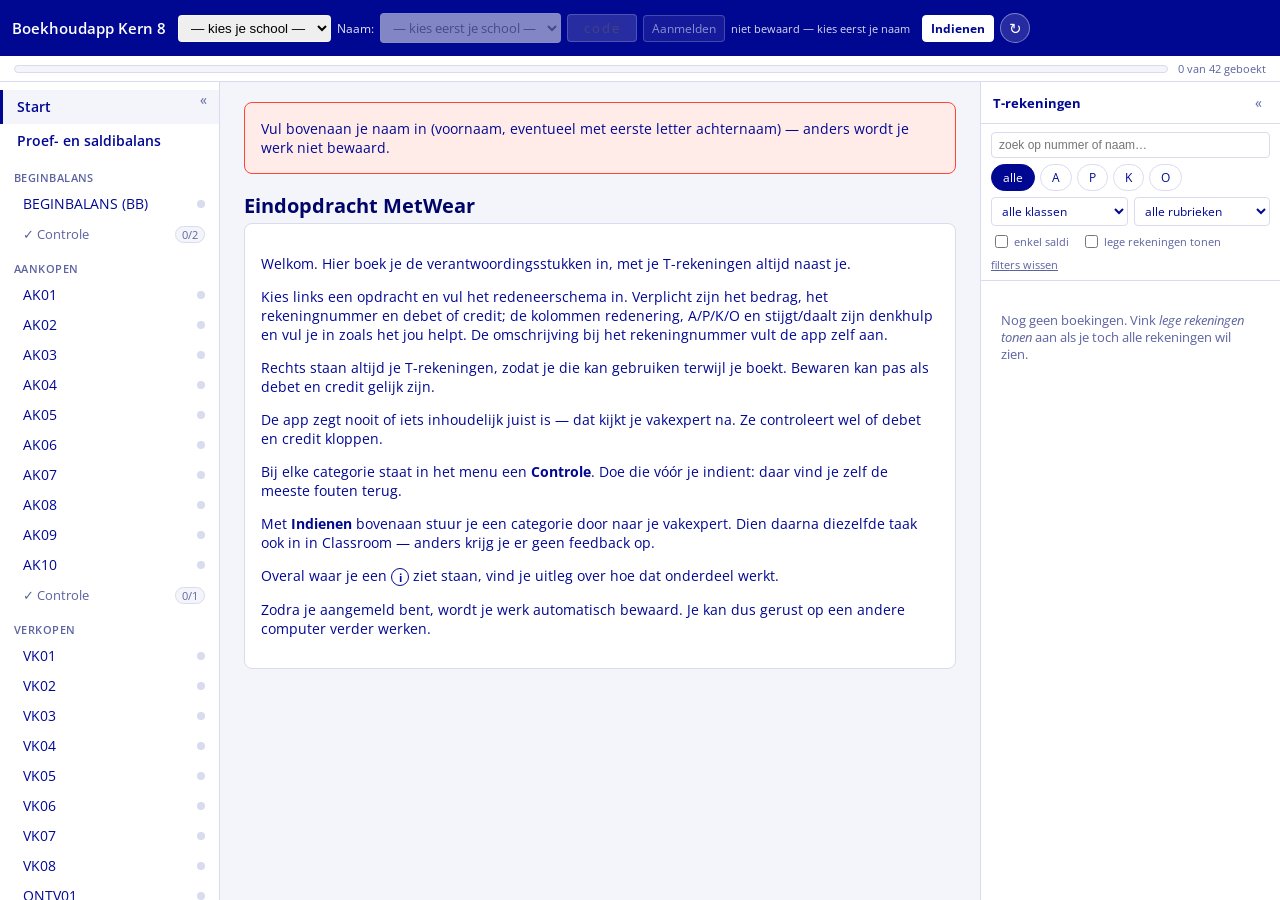
<file: index.html>
<!DOCTYPE html>
<html lang="nl">
<head>
<meta charset="UTF-8">
<meta name="viewport" content="width=device-width, initial-scale=1.0">
<title>Boekhoudapp Kern 8 — De MET</title>
<link rel="preconnect" href="https://fonts.googleapis.com">
<link rel="preconnect" href="https://fonts.gstatic.com" crossorigin>
<link rel="stylesheet" href="https://fonts.googleapis.com/css2?family=Open+Sans:wght@300;400;600;700&display=swap">
<link rel="stylesheet" href="css/style.css?v=20261117a">
</head>
<body>

<header id="topbar">
  <div id="topbar-title">
    <span id="app-naam">Boekhoudapp Kern 8</span>
  </div>
  <div id="topbar-leerling">
    <!-- Eerst de vestiging, dan de naam. De keuzelijst met vestigingen
         verschijnt enkel als er in js/config-koppeling.js meer dan één
         staat; elke vestiging heeft een eigen Sheet en een eigen
         klaslijst. -->
    <select id="vestiging-select" aria-label="School" hidden></select>
    <label for="leerling-select">Naam:</label>
    <!-- De leerling kiest haar naam uit de klaslijst van haar school en
         geeft haar code. Tot die lijst geladen is, blijft alles grijs
         (koppeling.js zet het open). Het vrije tekstveld verschijnt enkel
         als er in js/config-koppeling.js geen koppeling ingesteld is. -->
    <input type="text" id="leerling-naam-input" placeholder="bv. Julie D." hidden>
    <select id="leerling-select" disabled><option value="">Namen worden geladen…</option></select>
    <input type="text" id="leerling-code" disabled inputmode="numeric" maxlength="6" placeholder="code" autocomplete="off">
    <button id="btn-aanmelden" type="button" disabled title="Aanmelden en je werk ophalen">Aanmelden</button>
    <span id="opslaan-status"></span>
    <span id="koppeling-status" class="koppeling-status"></span>
    <!-- De cursus en de handleiding. De vakexpert vult de adressen in bij
         het beheertabblad; staat er niets, dan blijft de knop verborgen. -->
    <a id="link-cursus" class="topbar-link" href="#" target="_blank" rel="noopener" title="Je cursus opzoeken" hidden>Cursus</a>
    <a id="link-handleiding" class="topbar-link" href="#" target="_blank" rel="noopener" title="Handleiding bij de app" hidden>Handleiding</a>
    <button id="btn-indienen" type="button" class="btn-primair-topbar" title="Stuur je werk door naar je vakexpert">Indienen</button>
    <!-- Feedback komt vanzelf binnen bij het openen van de app en als je
         terugkeert naar dit tabblad. Deze knop is er voor wie niet wil
         wachten, en staat daarom klein. -->
    <button id="btn-feedback" type="button" class="btn-icoon" title="Feedback nu opnieuw ophalen" aria-label="Feedback nu opnieuw ophalen">↻</button>
    <!-- Afmelden: zichtbaar zodra er iemand aangemeld is. Het werk blijft
         bewaard; daarna kan een andere leerling zich op deze computer
         aanmelden. -->
    <button id="btn-afmelden" type="button" hidden title="Afmelden — je werk blijft bewaard">Afmelden</button>
  </div>
  <button id="btn-nav-toggle" type="button" aria-label="Menu">☰</button>
  <button id="btn-tpanel-toggle" type="button" aria-label="T-rekeningen">T</button>
</header>

<div id="voortgang" title="Hoeveel verantwoordingsstukken heb je al geboekt?">
  <div id="voortgang-balk"><div id="voortgang-vulling"></div></div>
  <span id="voortgang-tekst"></span>
</div>

<div id="layout">
  <nav id="sidebar">
    <button id="sidebar-collapse" type="button" title="Menu inklappen" aria-label="Menu inklappen">«</button>
    <div id="nav-links"></div>
  </nav>

  <!-- Verschijnt enkel als het menu ingeklapt is: zo krijgt het
       redeneerschema meer plaats en blijft het menu terug te halen. -->
  <button id="sidebar-heropen" type="button" title="Menu terug tonen">
    <span>Menu</span> »
  </button>

  <main id="main-content">
    <div id="pagina-inhoud"></div>
  </main>

  <aside id="tpanel">
    <div id="tpanel-header">
      <strong>T-rekeningen</strong>
      <button id="tpanel-collapse" type="button" title="T-rekeningen inklappen">«</button>
    </div>
    <div id="tpanel-controls">
      <input type="text" id="tpanel-zoek" placeholder="zoek op nummer of naam…">
      <div id="tpanel-apko-knoppen" class="filter-knoppen">
        <button type="button" data-apko="" class="actief">alle</button>
        <button type="button" data-apko="A">A</button>
        <button type="button" data-apko="P">P</button>
        <button type="button" data-apko="K">K</button>
        <button type="button" data-apko="O">O</button>
      </div>
      <div class="filter-rij">
        <select id="tpanel-klasse" aria-label="Klasse"></select>
        <select id="tpanel-rubriek" aria-label="Rubriek"></select>
      </div>
      <div class="tpanel-vinkjes">
        <label class="tpanel-detail-toggle">
          <input type="checkbox" id="tpanel-detail-check">
          enkel saldi
        </label>
        <label class="tpanel-detail-toggle">
          <input type="checkbox" id="tpanel-leeg-check">
          lege rekeningen tonen
        </label>
      </div>
      <button type="button" id="tpanel-filter-reset" class="btn-filter-reset">filters wissen</button>
    </div>
    <div id="tpanel-lijst"></div>
  </aside>

  <!-- Verschijnt enkel als het T-paneel ingeklapt is, zodat het altijd
       terug te halen valt. -->
  <button id="tpanel-heropen" type="button" title="T-rekeningen terug tonen">
    <span>T-rekeningen</span> »
  </button>
</div>


<div id="mar-modal-overlay" class="mar-modal-overlay" hidden>
  <div class="mar-modal">
    <div class="mar-modal-header">
      <strong>Rekening zoeken</strong>
      <span class="tpanel-header-knoppen">
        <button type="button" class="btn-info" data-role="info" data-info="rekeningZoeken" title="Hoe zoek je een rekening?" aria-label="Uitleg">i</button>
        <button type="button" id="mar-modal-sluiten" title="Sluiten">✕</button>
      </span>
    </div>
    <div class="mar-modal-filters">
      <input type="text" id="mar-modal-zoek" placeholder="zoek op nummer of naam…">
      <div id="mar-modal-apko-knoppen" class="filter-knoppen">
        <button type="button" data-apko="" class="actief">alle</button>
        <button type="button" data-apko="A">A</button>
        <button type="button" data-apko="P">P</button>
        <button type="button" data-apko="K">K</button>
        <button type="button" data-apko="O">O</button>
      </div>
      <div class="filter-rij">
        <select id="mar-modal-klasse" aria-label="Klasse"></select>
        <select id="mar-modal-rubriek" aria-label="Rubriek"></select>
      </div>
    </div>
    <div id="mar-modal-lijst" class="mar-modal-lijst"></div>
  </div>
</div>

<div id="info-modal-overlay" class="mar-modal-overlay" hidden>
  <div class="mar-modal info-modal">
    <div class="mar-modal-header">
      <strong id="info-modal-titel">Uitleg</strong>
      <button type="button" id="info-modal-sluiten" title="Sluiten">✕</button>
    </div>
    <div id="info-modal-inhoud" class="info-modal-inhoud"></div>
  </div>
</div>

<!-- Welk dossier dit is (MetWear). Het oefendossier staat in noor.html. -->
<!-- Het getal achter ?v= is de versie. Verander het bij elke update (bv. de
     datum): dan haalt elke browser meteen alle nieuwe bestanden op, in plaats
     van even oude en nieuwe door elkaar te gebruiken. -->
<script src="js/dossier.js?v=20261117a"></script>
<script src="js/mar.js?v=20261117a"></script>
<script src="js/data-mar-indeling.js?v=20261117a"></script>
<script src="js/data-opdrachten.js?v=20261117a"></script>
<script src="js/data-relaties.js?v=20261117a"></script>
<script src="js/data-controles.js?v=20261117a"></script>
<script src="js/data-balans.js?v=20261117a"></script>
<script src="js/data-info.js?v=20261117a"></script>
<script src="js/config-koppeling.js?v=20261117a"></script>
<script src="js/data-klas.js?v=20261117a"></script>
<script src="js/app.js?v=20261117a"></script>
<!-- Na app.js: koppeling.js gebruikt window.APP. -->
<script src="js/koppeling.js?v=20261117a"></script>
<!-- Het beheertabblad voor de vakexperten. Laat je dit bestand weg, dan
     verdwijnt dat tabblad en verandert er verder niets. -->
<script src="js/beheer.js?v=20261117a"></script>
</body>
</html>
</file>
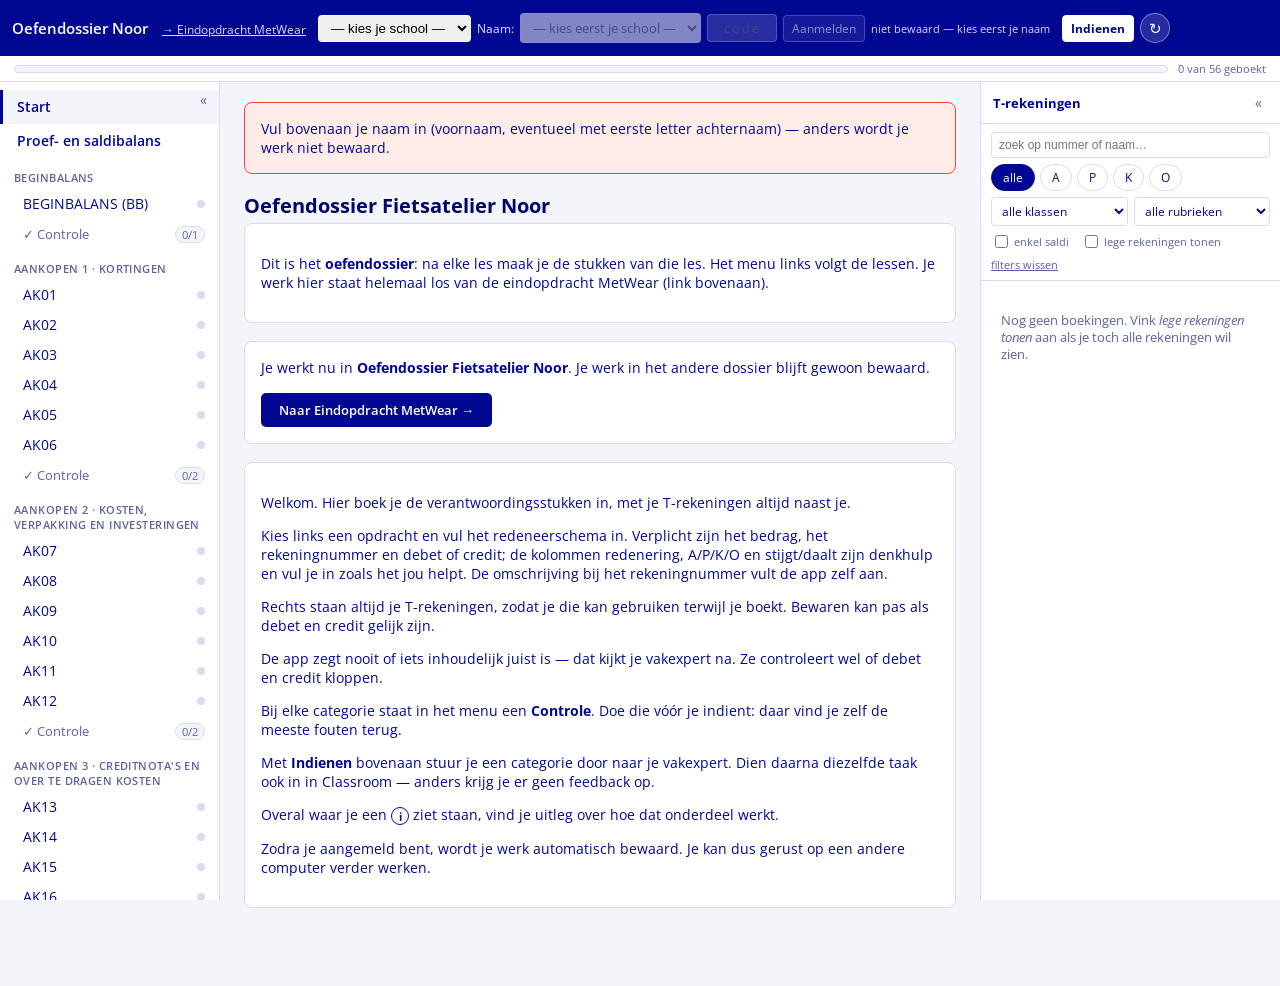
<file: noor.html>
<!DOCTYPE html>
<html lang="nl">
<head>
<meta charset="UTF-8">
<meta name="viewport" content="width=device-width, initial-scale=1.0">
<title>Oefendossier Fietsatelier Noor — De MET</title>
<link rel="preconnect" href="https://fonts.googleapis.com">
<link rel="preconnect" href="https://fonts.gstatic.com" crossorigin>
<link rel="stylesheet" href="https://fonts.googleapis.com/css2?family=Open+Sans:wght@300;400;600;700&display=swap">
<link rel="stylesheet" href="css/style.css?v=20261117a">
</head>
<body>

<header id="topbar">
  <div id="topbar-title">
    <span id="app-naam">Oefendossier Noor</span>
  </div>
  <div id="topbar-leerling">
    <!-- Eerst de vestiging, dan de naam. De keuzelijst met vestigingen
         verschijnt enkel als er in js/config-koppeling.js meer dan één
         staat; elke vestiging heeft een eigen Sheet en een eigen
         klaslijst. -->
    <select id="vestiging-select" aria-label="School" hidden></select>
    <label for="leerling-select">Naam:</label>
    <!-- De leerling kiest haar naam uit de klaslijst van haar school en
         geeft haar code. Tot die lijst geladen is, blijft alles grijs
         (koppeling.js zet het open). Het vrije tekstveld verschijnt enkel
         als er in js/config-koppeling.js geen koppeling ingesteld is. -->
    <input type="text" id="leerling-naam-input" placeholder="bv. Julie D." hidden>
    <select id="leerling-select" disabled><option value="">Namen worden geladen…</option></select>
    <input type="text" id="leerling-code" disabled inputmode="numeric" maxlength="6" placeholder="code" autocomplete="off">
    <button id="btn-aanmelden" type="button" disabled title="Aanmelden en je werk ophalen">Aanmelden</button>
    <span id="opslaan-status"></span>
    <span id="koppeling-status" class="koppeling-status"></span>
    <!-- De cursus en de handleiding. De vakexpert vult de adressen in bij
         het beheertabblad; staat er niets, dan blijft de knop verborgen. -->
    <a id="link-cursus" class="topbar-link" href="#" target="_blank" rel="noopener" title="Je cursus opzoeken" hidden>Cursus</a>
    <a id="link-handleiding" class="topbar-link" href="#" target="_blank" rel="noopener" title="Handleiding bij de app" hidden>Handleiding</a>
    <button id="btn-indienen" type="button" class="btn-primair-topbar" title="Stuur je werk door naar je vakexpert">Indienen</button>
    <!-- Feedback komt vanzelf binnen bij het openen van de app en als je
         terugkeert naar dit tabblad. Deze knop is er voor wie niet wil
         wachten, en staat daarom klein. -->
    <button id="btn-feedback" type="button" class="btn-icoon" title="Feedback nu opnieuw ophalen" aria-label="Feedback nu opnieuw ophalen">↻</button>
    <!-- Afmelden: zichtbaar zodra er iemand aangemeld is. Het werk blijft
         bewaard; daarna kan een andere leerling zich op deze computer
         aanmelden. -->
    <button id="btn-afmelden" type="button" hidden title="Afmelden — je werk blijft bewaard">Afmelden</button>
  </div>
  <button id="btn-nav-toggle" type="button" aria-label="Menu">☰</button>
  <button id="btn-tpanel-toggle" type="button" aria-label="T-rekeningen">T</button>
</header>

<div id="voortgang" title="Hoeveel verantwoordingsstukken heb je al geboekt?">
  <div id="voortgang-balk"><div id="voortgang-vulling"></div></div>
  <span id="voortgang-tekst"></span>
</div>

<div id="layout">
  <nav id="sidebar">
    <button id="sidebar-collapse" type="button" title="Menu inklappen" aria-label="Menu inklappen">«</button>
    <div id="nav-links"></div>
  </nav>

  <!-- Verschijnt enkel als het menu ingeklapt is: zo krijgt het
       redeneerschema meer plaats en blijft het menu terug te halen. -->
  <button id="sidebar-heropen" type="button" title="Menu terug tonen">
    <span>Menu</span> »
  </button>

  <main id="main-content">
    <div id="pagina-inhoud"></div>
  </main>

  <aside id="tpanel">
    <div id="tpanel-header">
      <strong>T-rekeningen</strong>
      <button id="tpanel-collapse" type="button" title="T-rekeningen inklappen">«</button>
    </div>
    <div id="tpanel-controls">
      <input type="text" id="tpanel-zoek" placeholder="zoek op nummer of naam…">
      <div id="tpanel-apko-knoppen" class="filter-knoppen">
        <button type="button" data-apko="" class="actief">alle</button>
        <button type="button" data-apko="A">A</button>
        <button type="button" data-apko="P">P</button>
        <button type="button" data-apko="K">K</button>
        <button type="button" data-apko="O">O</button>
      </div>
      <div class="filter-rij">
        <select id="tpanel-klasse" aria-label="Klasse"></select>
        <select id="tpanel-rubriek" aria-label="Rubriek"></select>
      </div>
      <div class="tpanel-vinkjes">
        <label class="tpanel-detail-toggle">
          <input type="checkbox" id="tpanel-detail-check">
          enkel saldi
        </label>
        <label class="tpanel-detail-toggle">
          <input type="checkbox" id="tpanel-leeg-check">
          lege rekeningen tonen
        </label>
      </div>
      <button type="button" id="tpanel-filter-reset" class="btn-filter-reset">filters wissen</button>
    </div>
    <div id="tpanel-lijst"></div>
  </aside>

  <!-- Verschijnt enkel als het T-paneel ingeklapt is, zodat het altijd
       terug te halen valt. -->
  <button id="tpanel-heropen" type="button" title="T-rekeningen terug tonen">
    <span>T-rekeningen</span> »
  </button>
</div>


<div id="mar-modal-overlay" class="mar-modal-overlay" hidden>
  <div class="mar-modal">
    <div class="mar-modal-header">
      <strong>Rekening zoeken</strong>
      <span class="tpanel-header-knoppen">
        <button type="button" class="btn-info" data-role="info" data-info="rekeningZoeken" title="Hoe zoek je een rekening?" aria-label="Uitleg">i</button>
        <button type="button" id="mar-modal-sluiten" title="Sluiten">✕</button>
      </span>
    </div>
    <div class="mar-modal-filters">
      <input type="text" id="mar-modal-zoek" placeholder="zoek op nummer of naam…">
      <div id="mar-modal-apko-knoppen" class="filter-knoppen">
        <button type="button" data-apko="" class="actief">alle</button>
        <button type="button" data-apko="A">A</button>
        <button type="button" data-apko="P">P</button>
        <button type="button" data-apko="K">K</button>
        <button type="button" data-apko="O">O</button>
      </div>
      <div class="filter-rij">
        <select id="mar-modal-klasse" aria-label="Klasse"></select>
        <select id="mar-modal-rubriek" aria-label="Rubriek"></select>
      </div>
    </div>
    <div id="mar-modal-lijst" class="mar-modal-lijst"></div>
  </div>
</div>

<div id="info-modal-overlay" class="mar-modal-overlay" hidden>
  <div class="mar-modal info-modal">
    <div class="mar-modal-header">
      <strong id="info-modal-titel">Uitleg</strong>
      <button type="button" id="info-modal-sluiten" title="Sluiten">✕</button>
    </div>
    <div id="info-modal-inhoud" class="info-modal-inhoud"></div>
  </div>
</div>

<!-- Het oefendossier Fietsatelier Noor (1e kwartaal 2028). Zelfde app als
     index.html (MetWear), maar met de opdrachten, controles, relaties en
     documenten uit js/noor/ en documenten/noor/, en een eigen opslag. -->
<!-- Het getal achter ?v= is de versie. Verander het bij elke update (bv. de
     datum): dan haalt elke browser meteen alle nieuwe bestanden op, in plaats
     van even oude en nieuwe door elkaar te gebruiken. -->
<script src="js/noor/dossier.js?v=20261117a"></script>
<script src="js/mar.js?v=20261117a"></script>
<script src="js/data-mar-indeling.js?v=20261117a"></script>
<script src="js/noor/data-opdrachten.js?v=20261117a"></script>
<script src="js/noor/data-relaties.js?v=20261117a"></script>
<script src="js/noor/data-controles.js?v=20261117a"></script>
<script src="js/data-balans.js?v=20261117a"></script>
<script src="js/data-info.js?v=20261117a"></script>
<script src="js/config-koppeling.js?v=20261117a"></script>
<script src="js/data-klas.js?v=20261117a"></script>
<script src="js/app.js?v=20261117a"></script>
<!-- Na app.js: koppeling.js gebruikt window.APP. -->
<script src="js/koppeling.js?v=20261117a"></script>
<!-- Het beheertabblad voor de vakexperten. Laat je dit bestand weg, dan
     verdwijnt dat tabblad en verandert er verder niets. -->
<script src="js/beheer.js?v=20261117a"></script>
</body>
</html>
</file>
<file: css/style.css>
/* ==========================================================================
   Boekhoudapp Kern 8 — stijl
   Kleuren en typografie staan hieronder als CSS-variabelen, opgemaakt
   volgens de huisstijl van De MET (zie context/huisstijl_De_MET.md):
   MET Blauw als basiskleur voor tekst en chrome, MET Rood voor fouten,
   MET Groen voor "geboekt/oké". Open Sans als lettertype (Google Fonts,
   ingeladen in index.html).
   ========================================================================== */

:root {
  --kleur-primair: #000791;        /* MET Blauw */
  --kleur-primair-donker: #000568; /* MET Blauw, donkerder voor titels */
  --kleur-accent: #000791;         /* MET Blauw (geen vierde kleur toevoegen) */
  --kleur-goed: #00d183;           /* MET Groen */
  --kleur-fout: #ff4435;           /* MET Rood */
  --kleur-achtergrond: #f4f5fa;
  --kleur-paneel: #ffffff;
  --kleur-rand: #d9dbee;
  --kleur-tekst: #000791;          /* MET Blauw is de basiskleur voor tekst */
  --kleur-tekst-zacht: #5c63a0;
  --font: "Open Sans", -apple-system, BlinkMacSystemFont, "Segoe UI", Roboto, Arial, sans-serif;
  --sidebar-breedte: 220px;
  --tpanel-breedte: 300px;
  --topbar-hoogte: 56px;
  --voortgang-hoogte: 26px;
  /* alles wat vastgeplakt bovenaan staat: topbar + voortgangsbalk */
  --kop-hoogte: calc(var(--topbar-hoogte) + var(--voortgang-hoogte));
}

* { box-sizing: border-box; }

html, body {
  margin: 0;
  padding: 0;
  height: 100%;
  font-family: var(--font);
  color: var(--kleur-tekst);
  background: var(--kleur-achtergrond);
  font-size: 14px;
}

button {
  font-family: inherit;
  cursor: pointer;
}

/* ---------- Topbar ---------- */

#topbar {
  height: var(--topbar-hoogte);
  background: var(--kleur-primair);
  color: white;
  display: flex;
  align-items: center;
  gap: 12px;
  padding: 0 12px;
  position: sticky;
  top: 0;
  z-index: 50;
}

#topbar-title {
  font-weight: 600;
  font-size: 15px;
  white-space: nowrap;
}

/* De link naar het andere dossier (MetWear ↔ oefendossier Noor), naast de
   naam van de app. */
#topbar-title .dossier-wissel {
  display: inline-block;
  margin-left: 10px;
  font-weight: 400;
  font-size: 12px;
  color: white;
  opacity: 0.85;
  text-decoration: underline;
}
#topbar-title .dossier-wissel:hover { opacity: 1; }
#topbar-title .dossier-wissel[hidden] { display: none; }

#topbar-leerling {
  display: flex;
  align-items: center;
  gap: 6px;
  flex: 1;
  min-width: 0;
  flex-wrap: wrap;
}

#topbar-leerling label {
  font-size: 12px;
  opacity: 0.9;
}

#leerling-naam-input {
  padding: 4px 8px;
  border-radius: 4px;
  border: 1px solid rgba(255,255,255,0.4);
  width: 160px;
  max-width: 40vw;
}

/* De keuzelijst met de vestigingen, links van de naam. Ze staat er enkel
   als er meer dan één vestiging in config-koppeling.js zit. */
#vestiging-select {
  padding: 4px 8px;
  border-radius: 4px;
  border: 1px solid rgba(255,255,255,0.4);
  max-width: 40vw;
}

#opslaan-status {
  font-size: 11px;
  opacity: 0.85;
  min-width: 90px;
}

#topbar-leerling button {
  background: rgba(255,255,255,0.15);
  color: white;
  border: 1px solid rgba(255,255,255,0.4);
  border-radius: 4px;
  padding: 4px 8px;
  font-size: 12px;
}
#topbar-leerling button:hover { background: rgba(255,255,255,0.28); }

/* De link naar de handleiding ziet eruit als de knoppen ernaast. */
#topbar-leerling .topbar-link {
  background: rgba(255,255,255,0.15);
  color: white;
  border: 1px solid rgba(255,255,255,0.4);
  border-radius: 4px;
  padding: 4px 8px;
  font-size: 12px;
  text-decoration: none;
  white-space: nowrap;
}
#topbar-leerling .topbar-link:hover { background: rgba(255,255,255,0.28); }

#btn-nav-toggle, #btn-tpanel-toggle {
  background: transparent;
  border: none;
  color: white;
  font-size: 18px;
  padding: 4px 8px;
  display: none;
}

/* ---------- Layout ---------- */

#layout {
  display: flex;
  align-items: flex-start;
  min-height: calc(100vh - var(--kop-hoogte));
}

#sidebar {
  width: var(--sidebar-breedte);
  flex-shrink: 0;
  background: var(--kleur-paneel);
  border-right: 1px solid var(--kleur-rand);
  height: calc(100vh - var(--kop-hoogte));
  overflow-y: auto;
  position: sticky;
  top: var(--kop-hoogte);
}

#nav-links { padding: 8px 0 40px 0; }

/* Het menu inklappen geeft het redeneerschema meer plaats. De
   T-rekeningen blijven staan: die heeft de leerling nodig tijdens het
   boeken. */
#sidebar-collapse {
  position: absolute;
  top: 6px;
  right: 6px;
  border: none;
  background: transparent;
  font-size: 14px;
  color: var(--kleur-tekst-zacht);
  padding: 2px 6px;
  border-radius: 4px;
  z-index: 1;
}
#sidebar-collapse:hover { background: var(--kleur-achtergrond); color: var(--kleur-tekst); }
#layout.sidebar-verborgen #sidebar { display: none; }

#sidebar-heropen {
  display: none;
  position: sticky;
  top: calc(var(--kop-hoogte) + 10px);
  align-self: flex-start;
  flex-shrink: 0;
  border: 1px solid var(--kleur-rand);
  border-left: none;
  border-radius: 0 6px 6px 0;
  background: var(--kleur-paneel);
  color: var(--kleur-primair);
  font-size: 11px;
  font-weight: 600;
  padding: 10px 4px;
  writing-mode: vertical-rl;
  z-index: 30;
}
#sidebar-heropen:hover { background: var(--kleur-achtergrond); }
#layout.sidebar-verborgen #sidebar-heropen { display: block; }

.nav-categorie {
  font-size: 11px;
  text-transform: uppercase;
  letter-spacing: 0.04em;
  color: var(--kleur-tekst-zacht);
  padding: 12px 14px 4px 14px;
  font-weight: 600;
}

.nav-link {
  display: flex;
  justify-content: space-between;
  align-items: center;
  padding: 6px 14px 6px 20px;
  color: var(--kleur-tekst);
  text-decoration: none;
  font-size: 13.5px;
  border-left: 3px solid transparent;
  cursor: pointer;
}
.nav-link:hover { background: var(--kleur-achtergrond); }
.nav-link.actief {
  border-left-color: var(--kleur-accent);
  background: var(--kleur-achtergrond);
  font-weight: 600;
}
.nav-link .status-bolletje {
  width: 8px; height: 8px; border-radius: 50%;
  background: var(--kleur-rand);
  flex-shrink: 0;
  margin-left: 6px;
}
.nav-link .status-bolletje.geboekt { background: var(--kleur-goed); }

.nav-top-item {
  padding: 8px 14px;
  font-size: 13.5px;
  font-weight: 600;
  border-left: 3px solid transparent;
  cursor: pointer;
}
.nav-top-item:hover { background: var(--kleur-achtergrond); }
.nav-top-item.actief { border-left-color: var(--kleur-accent); background: var(--kleur-achtergrond); }

/* ---------- Main content ---------- */

#main-content {
  flex: 1;
  min-width: 0;
  padding: 20px 24px 60px 24px;
}

#pagina-inhoud { max-width: 1000px; }

h1.pagina-titel {
  font-size: 20px;
  margin: 0 0 4px 0;
  color: var(--kleur-primair-donker);
}
.pagina-subtitel {
  color: var(--kleur-tekst-zacht);
  font-size: 13px;
  margin: 0 0 16px 0;
}

.paneel {
  background: var(--kleur-paneel);
  border: 1px solid var(--kleur-rand);
  border-radius: 8px;
  padding: 16px;
  margin-bottom: 18px;
}

.paneel h2, .paneel h3 {
  margin-top: 0;
  font-size: 15px;
  color: var(--kleur-primair-donker);
}

/* hulpdocument: tweede, inklapbaar document bij een opdracht
   (bv. de aflossingstabel bij een bankafschrift) */
details.paneel > summary.hulpdoc-titel {
  cursor: pointer;
  font-weight: 600;
  font-size: 15px;
  color: var(--kleur-primair-donker);
  list-style: none;
  margin-bottom: 4px;
}

details.paneel > summary.hulpdoc-titel::-webkit-details-marker {
  display: none;
}

details.paneel > summary.hulpdoc-titel::before {
  content: "▸ ";
  display: inline-block;
  transition: transform 0.15s;
}

details.paneel[open] > summary.hulpdoc-titel::before {
  content: "▾ ";
}

details.paneel > summary.hulpdoc-titel:hover {
  text-decoration: underline;
}

/* documentafbeelding */
.document-afbeelding {
  max-width: 100%;
  max-height: 480px;
  border: 1px solid var(--kleur-rand);
  border-radius: 4px;
  display: block;
  cursor: zoom-in;
}

/* schermvullende weergave na een klik op een document */
.document-overlay {
  display: none;
  position: fixed;
  inset: 0;
  z-index: 1000;
  background: rgba(0, 0, 0, 0.82);
  padding: 24px;
  cursor: zoom-out;
}
.document-overlay.open {
  display: flex;
  align-items: center;
  justify-content: center;
}
.document-overlay-beeld {
  max-width: 100%;
  max-height: 100%;
  background: #fff;
  border-radius: 4px;
  box-shadow: 0 8px 40px rgba(0, 0, 0, 0.5);
}
.document-overlay-sluiten {
  position: absolute;
  top: 16px;
  right: 20px;
  width: 40px;
  height: 40px;
  font-size: 28px;
  line-height: 1;
  color: #fff;
  background: transparent;
  border: 0;
  cursor: pointer;
}
.document-ontbreekt {
  padding: 30px;
  text-align: center;
  color: var(--kleur-tekst-zacht);
  border: 1px dashed var(--kleur-rand);
  border-radius: 6px;
  font-size: 13px;
}
.document-klein {
  max-width: 220px;
  max-height: 220px;
  border: 1px solid var(--kleur-rand);
  border-radius: 4px;
  display: block;
}

/* ---------- Redeneerschema tabel ---------- */

table.redeneerschema {
  width: 100%;
  border-collapse: collapse;
  font-size: 12.5px;
  table-layout: fixed;
}

/* Kolombreedtes. De omschrijving van de rekening en de redenering krijgen
   de meeste plaats (daar staat tekst in); A/P/K/O en D/C hebben aan een
   enkele letter genoeg. */
table.redeneerschema col.c-bedrag      { width: 9%; }
table.redeneerschema col.c-redenering  { width: 24%; }
table.redeneerschema col.c-apko        { width: 6.5%; }
table.redeneerschema col.c-stijgtdaalt { width: 10%; }
table.redeneerschema col.c-rekening    { width: 16%; }
table.redeneerschema col.c-omschrijving{ width: 25%; }
table.redeneerschema col.c-dc          { width: 6.5%; }
table.redeneerschema col.c-verwijder   { width: 3%; }
table.redeneerschema th {
  text-align: left;
  font-size: 11px;
  text-transform: uppercase;
  letter-spacing: 0.02em;
  color: var(--kleur-tekst-zacht);
  border-bottom: 2px solid var(--kleur-rand);
  padding: 6px 4px;
}
table.redeneerschema td {
  border-bottom: 1px solid var(--kleur-rand);
  padding: 4px;
  vertical-align: top;
}
table.redeneerschema input[type="text"],
table.redeneerschema select {
  width: 100%;
  padding: 5px 6px;
  border: 1px solid var(--kleur-rand);
  border-radius: 4px;
  font-size: 12.5px;
  font-family: inherit;
}
table.redeneerschema input:disabled,
table.redeneerschema select:disabled {
  background: #f0f2f3;
  color: var(--kleur-tekst-zacht);
}
td.kol-bedrag input { text-align: right; }
td.kol-apko select,
td.kol-dc select { padding-left: 3px; padding-right: 2px; text-align: center; }
td.kol-verwijder { text-align: center; padding-left: 0; padding-right: 0; }

/* De omschrijving is geen invulveld meer maar gewone tekst, zodat een lange
   rekeningnaam gewoon over twee regels mag lopen in plaats van weggeknipt
   te worden. */
.omschrijving-veld {
  padding: 5px 2px;
  line-height: 1.3;
  overflow-wrap: anywhere;
  color: var(--kleur-tekst);
}
.omschrijving-veld.omschrijving-onbekend { color: var(--kleur-fout); }

/* Een lijn die nog niet af is, valt op zonder alarmerend te zijn. */
table.redeneerschema tr.rij-onvolledig td { background: #fffaf0; }
table.redeneerschema tr.rij-onvolledig td.kol-bedrag { box-shadow: inset 3px 0 0 #f0b429; }

.btn-verwijder-rij {
  border: none; background: transparent; color: var(--kleur-tekst-zacht);
  padding: 4px 3px; line-height: 0; border-radius: 4px;
}
.btn-verwijder-rij:hover { color: var(--kleur-fout); background: #ffece9; }
.rekening-wrap { position: relative; display: flex; align-items: center; gap: 4px; }
.rekening-wrap input { flex: 1; min-width: 0; }
.btn-mar-zoeken {
  border: 1px solid var(--kleur-rand);
  background: var(--kleur-paneel);
  border-radius: 4px;
  padding: 4px 7px;
  font-size: 13px;
  line-height: 1;
  flex-shrink: 0;
}
.btn-mar-zoeken:hover { background: var(--kleur-achtergrond); }

/* MAR-zoekpopup */
/* Belangrijk: "display" staat hier bewust NIET rechtstreeks op de klasse
   — een class-regel wint anders altijd van de standaard [hidden]-regel van
   de browser, waardoor de popup nooit meer verdwijnt na het sluiten. */
.mar-modal-overlay {
  position: fixed;
  inset: 0;
  background: rgba(20, 30, 33, 0.45);
  align-items: center;
  justify-content: center;
  z-index: 100;
  padding: 20px;
  display: none;
}
.mar-modal-overlay:not([hidden]) {
  display: flex;
}
.mar-modal {
  background: var(--kleur-paneel);
  border-radius: 10px;
  width: 100%;
  max-width: 480px;
  max-height: 80vh;
  display: flex;
  flex-direction: column;
  box-shadow: 0 10px 30px rgba(0,0,0,0.25);
  overflow: hidden;
}
.mar-modal-header {
  display: flex;
  justify-content: space-between;
  align-items: center;
  padding: 12px 16px;
  border-bottom: 1px solid var(--kleur-rand);
  font-size: 14px;
}
.mar-modal-header button {
  border: none; background: transparent; font-size: 16px; color: var(--kleur-tekst-zacht);
}
.mar-modal-filters {
  padding: 12px 16px;
  border-bottom: 1px solid var(--kleur-rand);
}
.mar-modal-filters input {
  width: 100%;
  padding: 8px 10px;
  border: 1px solid var(--kleur-rand);
  border-radius: 6px;
  font-size: 14px;
  margin-bottom: 8px;
}
.filter-knoppen { display: flex; gap: 5px; flex-wrap: wrap; }
.filter-knoppen button {
  border: 1px solid var(--kleur-rand);
  background: var(--kleur-paneel);
  border-radius: 20px;
  padding: 4px 11px;
  font-size: 12px;
  color: var(--kleur-tekst);
}
.filter-knoppen button.actief {
  background: var(--kleur-primair);
  color: white;
  border-color: var(--kleur-primair);
}
.filter-rij { display: flex; gap: 6px; flex-wrap: wrap; }
.filter-rij select {
  flex: 1;
  min-width: 0;
  padding: 5px 6px;
  border: 1px solid var(--kleur-rand);
  border-radius: 4px;
  font-size: 11.5px;
  font-family: inherit;
  background: var(--kleur-paneel);
  color: var(--kleur-tekst);
}
.filter-rij select:disabled { color: var(--kleur-tekst-zacht); background: #f0f2f3; }
.btn-filter-reset {
  align-self: flex-start;
  border: none;
  background: transparent;
  color: var(--kleur-tekst-zacht);
  font-size: 11px;
  padding: 0;
  text-decoration: underline;
}
.btn-filter-reset:hover { color: var(--kleur-primair); }
.mar-modal-lijst {
  overflow-y: auto;
  flex: 1;
}
.mar-modal-item {
  display: flex;
  align-items: center;
  gap: 10px;
  padding: 9px 16px;
  font-size: 13.5px;
  cursor: pointer;
  border-bottom: 1px solid #f0f2f3;
}
.mar-modal-item:hover { background: var(--kleur-achtergrond); }
.mar-modal-item-nr { font-weight: 600; width: 60px; flex-shrink: 0; }
.mar-modal-item-naam { flex: 1; }
.mar-modal-item-rubriek {
  font-size: 11px;
  color: var(--kleur-tekst-zacht);
  flex-shrink: 0;
}
.mar-modal-item-apko {
  font-size: 11px;
  color: var(--kleur-tekst-zacht);
  border: 1px solid var(--kleur-rand);
  border-radius: 10px;
  padding: 1px 7px;
}

.relatie-input { margin-top: 4px; width: 100%; font-size: 12px; padding: 5px 6px; border: 1px solid var(--kleur-rand); border-radius: 4px; font-family: inherit; }
/* Naamveld klant/leverancier met eigen keuzelijst (toont altijd alle namen). */
.relatie-wrap { position: relative; display: flex; align-items: center; gap: 4px; }
.relatie-wrap .relatie-input { flex: 1; min-width: 0; }
.btn-relatie-keuzes {
  margin-top: 4px;
  border: 1px solid var(--kleur-rand);
  background: var(--kleur-paneel);
  color: var(--kleur-primair);
  border-radius: 4px;
  padding: 3px 7px;
  font-size: 12px;
  cursor: pointer;
}
.relatie-keuzelijst {
  position: absolute;
  top: 100%;
  left: 0;
  min-width: 100%;
  width: max-content;
  max-width: 260px;
  z-index: 20;
  margin-top: 2px;
  max-height: 200px;
  overflow-y: auto;
  background: var(--kleur-paneel);
  border: 1px solid var(--kleur-rand);
  border-radius: 4px;
  box-shadow: 0 4px 12px rgba(0, 7, 145, 0.12);
}
.relatie-keuze {
  display: block;
  width: 100%;
  text-align: left;
  border: none;
  background: transparent;
  padding: 5px 8px;
  font-size: 12px;
  font-family: inherit;
  color: var(--kleur-tekst);
  cursor: pointer;
}
.relatie-keuze:hover { background: #e9eaf7; }
.relatie-keuze-past { font-weight: 600; }
.relatie-keuze-huidig { background: #e9eaf7; font-weight: 600; }
.relatie-keuze-leeg { padding: 6px 8px; font-size: 12px; color: var(--kleur-tekst-zacht); font-style: italic; }

.redeneerschema-acties {
  display: flex;
  justify-content: space-between;
  align-items: center;
  margin-top: 12px;
  flex-wrap: wrap;
  gap: 10px;
}
.btn-rij-toevoegen {
  border: 1px dashed var(--kleur-rand);
  background: transparent;
  padding: 6px 12px;
  border-radius: 6px;
  font-size: 12.5px;
  color: var(--kleur-primair);
}
.totalen {
  display: flex;
  gap: 18px;
  font-size: 13px;
  align-items: center;
}
.totalen .balans-ok { color: var(--kleur-goed); font-weight: 600; }
.totalen .balans-fout { color: var(--kleur-fout); font-weight: 600; }

.btn-boeken, .btn-heropenen {
  padding: 8px 18px;
  border-radius: 6px;
  border: none;
  font-size: 13.5px;
  font-weight: 600;
  color: white;
  background: var(--kleur-primair);
}
.btn-boeken:disabled {
  background: #b7c2c5;
  cursor: not-allowed;
}
.btn-heropenen { background: var(--kleur-tekst-zacht); }

.status-geboekt {
  display: inline-block;
  background: #e3faf1;
  color: var(--kleur-goed);
  border: 1px solid #a8ecd2;
  padding: 3px 10px;
  border-radius: 20px;
  font-size: 12px;
  font-weight: 600;
}

/* ---------- T-panel ---------- */

#tpanel {
  width: var(--tpanel-breedte);
  flex-shrink: 0;
  border-left: 1px solid var(--kleur-rand);
  background: var(--kleur-paneel);
  height: calc(100vh - var(--kop-hoogte));
  position: sticky;
  top: var(--kop-hoogte);
  display: flex;
  flex-direction: column;
}
#tpanel-header {
  display: flex;
  justify-content: space-between;
  align-items: center;
  padding: 10px 12px;
  border-bottom: 1px solid var(--kleur-rand);
  font-size: 13px;
}
#tpanel-collapse {
  border: none; background: transparent; font-size: 14px; color: var(--kleur-tekst-zacht);
}
#tpanel-controls {
  padding: 8px 10px;
  display: flex;
  flex-direction: column;
  gap: 6px;
  border-bottom: 1px solid var(--kleur-rand);
}
#tpanel-zoek {
  width: 100%;
  padding: 5px 7px;
  border: 1px solid var(--kleur-rand);
  border-radius: 4px;
  font-size: 12px;
}
.tpanel-vinkjes {
  display: flex;
  flex-wrap: wrap;
  gap: 4px 12px;
}
.tpanel-detail-toggle {
  font-size: 11px;
  display: flex;
  align-items: center;
  gap: 3px;
  white-space: nowrap;
  color: var(--kleur-tekst-zacht);
}
#tpanel-lijst {
  overflow-y: auto;
  padding: 8px 10px 40px 10px;
  flex: 1;
}

.trek-blok {
  margin-bottom: 10px;
  border: 1px solid var(--kleur-rand);
  border-radius: 6px;
  overflow: hidden;
}
.trek-titel {
  background: var(--kleur-achtergrond);
  padding: 4px 8px;
  font-size: 11.5px;
  font-weight: 600;
  display: flex;
  justify-content: space-between;
}
.trek-titel small { font-weight: 400; color: var(--kleur-tekst-zacht); }
.trek-body {
  display: flex;
}
.trek-kant {
  width: 50%;
  padding: 5px 6px;
  font-size: 11px;
}
.trek-kant.debet { border-right: 1px solid var(--kleur-rand); }
.trek-regel { display: flex; justify-content: space-between; padding: 1px 0; }
.trek-regel .ref { color: var(--kleur-tekst-zacht); }
.trek-saldo-rij {
  font-weight: 700;
  border-top: 1px dashed var(--kleur-rand);
  margin-top: 3px;
  padding-top: 2px;
}
.trek-leeg { color: var(--kleur-tekst-zacht); font-size: 10.5px; font-style: italic; }

#layout.tpanel-verborgen #tpanel { display: none; }

/* ---------- Saldibalans ---------- */

table.saldibalans {
  width: 100%;
  border-collapse: collapse;
  font-size: 12.5px;
}
table.saldibalans th, table.saldibalans td {
  padding: 5px 8px;
  border-bottom: 1px solid var(--kleur-rand);
  text-align: right;
}
table.saldibalans th:first-child, table.saldibalans td:first-child,
table.saldibalans th:nth-child(2), table.saldibalans td:nth-child(2) {
  text-align: left;
}
table.saldibalans tfoot td { font-weight: 700; border-top: 2px solid var(--kleur-tekst); }

/* ---------- Controles ---------- */

.controle-rij {
  display: flex;
  gap: 14px;
  align-items: flex-start;
  padding: 10px 0;
  border-bottom: 1px solid var(--kleur-rand);
}
.controle-rij:last-child { border-bottom: none; }
.controle-vraag { flex: 1; font-size: 13px; }
/* Meerdere documenten naast één controle (bv. de twee aflossingstabellen). */
.controle-docs { display: flex; flex-direction: column; gap: 10px; }
.controle-doc-titel { font-size: 11.5px; color: var(--kleur-tekst-zacht); margin-bottom: 3px; }
.controle-status-auto {
  font-size: 12px;
  font-weight: 600;
  padding: 3px 10px;
  border-radius: 20px;
  white-space: nowrap;
  height: fit-content;
}
.controle-status-auto.ok { background: #e3faf1; color: var(--kleur-goed); }
.controle-status-auto.fout { background: #ffece9; color: var(--kleur-fout); }
.controle-lijst-fouten {
  font-size: 12px;
  color: var(--kleur-fout);
  margin: 4px 0 0 0;
  padding-left: 18px;
}

/* ---------- Resultaatverwerking stappen ---------- */

.stap-rij { display: flex; align-items: center; gap: 10px; padding: 6px 0; }
.stap-rij label { flex: 1; font-size: 13px; }
.stap-rij input[type="text"] {
  width: 140px;
  padding: 6px 8px;
  border: 1px solid var(--kleur-rand);
  border-radius: 4px;
  text-align: right;
  font-size: 13px;
}

.slotcontrole-terug {
  padding: 10px 14px;
  margin-bottom: 12px;
  border-radius: 8px;
  background: #fff6e5;
  border: 1px solid #f7dfae;
  color: #8a5a00;
  font-size: 13px;
  line-height: 1.5;
}
.slotcontrole-terug p { margin: 0 0 8px 0; }

.slotcontrole-blok {
  padding: 10px 0;
  border-bottom: 1px solid var(--kleur-rand);
}
.slotcontrole-blok:last-of-type {
  border-bottom: none;
}
.slotcontrole-vraag {
  display: flex;
  gap: 10px;
  align-items: center;
  font-size: 13px;
  font-weight: 600;
}
.slotcontrole-detail {
  margin: 4px 0 0 26px;
  font-size: 12px;
  color: var(--kleur-tekst-zacht);
}
.slotcontrole-melding {
  margin-top: 10px;
  padding: 10px 12px;
  border-radius: 6px;
  font-size: 13px;
  font-weight: 600;
}
.slotcontrole-melding.goed {
  background: #e6fbf3;
  color: var(--kleur-goed);
  border: 1px solid var(--kleur-goed);
}
.slotcontrole-melding.fout {
  background: #ffece9;
  color: var(--kleur-fout);
  border: 1px solid var(--kleur-fout);
}

/* ---------- Voortgangsbalk ---------- */

#voortgang {
  height: var(--voortgang-hoogte);
  display: flex;
  align-items: center;
  gap: 10px;
  padding: 0 14px;
  background: var(--kleur-paneel);
  border-bottom: 1px solid var(--kleur-rand);
  position: sticky;
  top: var(--topbar-hoogte);
  z-index: 49;
}
#voortgang-balk {
  flex: 1;
  height: 8px;
  background: var(--kleur-achtergrond);
  border: 1px solid var(--kleur-rand);
  border-radius: 20px;
  overflow: hidden;
}
#voortgang-vulling {
  height: 100%;
  width: 0;
  background: var(--kleur-primair);
  border-radius: 20px;
  transition: width 0.25s ease-out;
}
#voortgang-tekst {
  font-size: 11px;
  color: var(--kleur-tekst-zacht);
  white-space: nowrap;
}
#voortgang.voortgang-af #voortgang-vulling { background: var(--kleur-goed); }
#voortgang.voortgang-af #voortgang-tekst { color: var(--kleur-goed); font-weight: 600; }

/* ---------- Uitleg (i-icoontje) ---------- */

.btn-info {
  display: inline-flex;
  align-items: center;
  justify-content: center;
  width: 18px;
  height: 18px;
  border-radius: 50%;
  border: 1px solid var(--kleur-primair);
  background: var(--kleur-paneel);
  color: var(--kleur-primair);
  font-size: 11px;
  font-weight: 700;
  font-family: inherit;
  line-height: 1;
  vertical-align: middle;
  flex-shrink: 0;
}
.btn-info:hover { background: var(--kleur-primair); color: white; }
.btn-info-voorbeeld { cursor: default; }
#tpanel-header .btn-info { width: 16px; height: 16px; font-size: 10px; }
.tpanel-header-knoppen { display: inline-flex; align-items: center; gap: 6px; }

.info-modal { max-width: 560px; }
.info-modal-inhoud {
  padding: 4px 18px 18px 18px;
  overflow-y: auto;
  font-size: 13.5px;
  line-height: 1.5;
}
.info-modal-inhoud h3 {
  font-size: 13px;
  text-transform: uppercase;
  letter-spacing: 0.03em;
  color: var(--kleur-tekst-zacht);
  margin: 16px 0 4px 0;
}
.info-modal-inhoud p { margin: 0 0 8px 0; }
.info-modal-inhoud ol { margin: 0 0 8px 0; padding-left: 20px; }
.info-modal-inhoud li { margin-bottom: 3px; }

/* ---------- Waarom kan ik nog niet boeken? ---------- */

.boeken-blok { margin-top: 12px; }
.boeken-waarom {
  margin: 8px 0 0 0;
  padding: 8px 12px 8px 28px;
  background: #fffaf0;
  border: 1px solid #f7dfae;
  border-radius: 6px;
  font-size: 12.5px;
  color: #8a5a00;
}
.boeken-waarom li { margin-bottom: 2px; }
.paneel-hint { font-size: 12px; color: var(--kleur-tekst-zacht); margin-top: 0; }
.paneel-tip { background: #e9eaf7; border-color: var(--kleur-primair); font-size: 13px; }
.paneel-tip p:last-child { margin-bottom: 0; }

/* Er is een boeking heropend nadat de controles van deze categorie al
   afgevinkt waren. De vinkjes blijven staan; dit blokje vraagt om ze nog
   eens na te lopen. */
.paneel-herbekijken {
  background: #fff8ef;
  border-color: #e8890c;
  border-left: 5px solid #e8890c;
  font-size: 13px;
}
.paneel-herbekijken p { margin: 0 0 8px 0; }
.lijst-leeg { padding: 10px; color: var(--kleur-tekst-zacht); font-size: 12.5px; }

.link-knop {
  border: none;
  background: transparent;
  padding: 0;
  font: inherit;
  color: var(--kleur-primair);
  text-decoration: underline;
}
/* ---------- Controles ---------- */

.controle-rij.controle-af { opacity: 0.72; }
.controle-vraag label { display: flex; gap: 7px; align-items: flex-start; }
.controle-toelichting {
  margin: 4px 0 0 24px;
  font-size: 12px;
  color: var(--kleur-tekst-zacht);
}
.controle-filtertip {
  margin: 5px 0 0 24px;
  font-size: 12px;
  color: var(--kleur-primair);
  font-style: italic;
}

/* ---------- Klanten & leveranciers ---------- */

table.relatie-overzicht, table.relatie-detail {
  width: 100%;
  border-collapse: collapse;
  font-size: 12.5px;
  margin-top: 6px;
}
table.relatie-overzicht th, table.relatie-overzicht td,
table.relatie-detail th, table.relatie-detail td {
  padding: 5px 8px;
  border-bottom: 1px solid var(--kleur-rand);
  text-align: right;
}
table.relatie-overzicht th:first-child, table.relatie-overzicht td:first-child,
table.relatie-overzicht th:last-child, table.relatie-overzicht td:last-child,
table.relatie-detail th:first-child, table.relatie-detail td:first-child,
table.relatie-detail th:nth-child(3), table.relatie-detail td:nth-child(3) {
  text-align: left;
}
table.relatie-overzicht tr.relatie-gekozen { background: #e9eaf7; }

/* Detail: één regel per factuur, met de betaling(en) die erop volgden. */
table.relatie-detail td { font-variant-numeric: tabular-nums; }
table.relatie-detail td:first-child { font-weight: 600; }
table.relatie-detail tr.factuur-open { background: #fffaf0; }
table.relatie-detail tr.factuur-open td:last-child { font-weight: 600; color: #8a5a00; }
.relatie-betaling { color: var(--kleur-tekst-zacht); }
.relatie-niet-betaald { font-style: italic; }
.relatie-leeg { color: var(--kleur-tekst-zacht); font-style: italic; text-align: left; }
table.relatie-detail tfoot td {
  border-top: 2px solid var(--kleur-rand);
  border-bottom: none;
  font-weight: 700;
  padding-top: 7px;
}
/* Het label "Totaal nog open" staat rechts uitgelijnd, vlak naast het
   bedrag, zodat dat cijfer niet los onder de tabel lijkt te zweven. */
table.relatie-detail tfoot td:first-child { text-align: right; font-weight: 600; }
table.relatie-detail tfoot td.totaal-open { color: #8a5a00; }
table.relatie-detail tfoot td.totaal-fout { color: var(--kleur-fout); }
.relatie-status {
  font-size: 11.5px;
  font-weight: 600;
  padding: 2px 9px;
  border-radius: 20px;
  white-space: nowrap;
}
.relatie-status.betaald { background: #e3faf1; color: var(--kleur-goed); }
.relatie-status.openstaand { background: #fff6e5; color: #8a5a00; }
.relatie-status.teveel { background: #ffece9; color: var(--kleur-fout); }
.relatie-kiezer { display: flex; align-items: center; gap: 8px; margin-top: 14px; font-size: 13px; flex-wrap: wrap; }
.relatie-kiezer select {
  padding: 6px 8px;
  border: 1px solid var(--kleur-rand);
  border-radius: 4px;
  font-family: inherit;
  font-size: 13px;
  min-width: 220px;
}
.relatie-conclusie {
  margin: 10px 0 0 0;
  padding: 8px 12px;
  border-radius: 6px;
  font-size: 13px;
  font-weight: 600;
}
.relatie-conclusie.betaald { background: #e3faf1; color: var(--kleur-goed); }
.relatie-conclusie.openstaand { background: #fff6e5; color: #8a5a00; }
.relatie-conclusie.verkeerd { background: #ffece9; color: var(--kleur-fout); }

/* ---------- Eindbalans: sleepoefening ---------- */

.balans-voorraad {
  border: 2px dashed var(--kleur-rand);
  border-radius: 8px;
  padding: 10px;
  margin-bottom: 18px;
  background: var(--kleur-achtergrond);
}
.balans-voorraad-titel {
  font-size: 12px;
  font-weight: 600;
  text-transform: uppercase;
  letter-spacing: 0.03em;
  color: var(--kleur-tekst-zacht);
  margin-bottom: 8px;
}
.balans-voorraad-inhoud { display: flex; flex-wrap: wrap; gap: 6px; }

.balans-kaart {
  display: inline-flex;
  align-items: center;
  gap: 6px;
  padding: 4px 8px;
  background: var(--kleur-paneel);
  border: 1px solid var(--kleur-rand);
  border-radius: 6px;
  font-size: 11.5px;
  cursor: grab;
  user-select: none;
  max-width: 100%;
}
.balans-kaart:hover { border-color: var(--kleur-primair); }
.balans-kaart.gekozen {
  border-color: var(--kleur-primair);
  box-shadow: 0 0 0 2px rgba(0, 7, 145, 0.18);
  background: #e9eaf7;
}
.balans-kaart.sleept { opacity: 0.45; }
.kaart-nr { font-weight: 700; font-variant-numeric: tabular-nums; }
.kaart-naam { color: var(--kleur-tekst-zacht); overflow: hidden; text-overflow: ellipsis; white-space: nowrap; max-width: 190px; }
.kaart-saldo { font-weight: 600; font-variant-numeric: tabular-nums; white-space: nowrap; }
.kaart-terug {
  border: none;
  background: transparent;
  color: var(--kleur-tekst-zacht);
  font-size: 12px;
  padding: 0 2px;
  line-height: 1;
}
.kaart-terug:hover { color: var(--kleur-fout); }

.balans-deel { margin-bottom: 22px; }
.balans-deel h2 { margin-bottom: 8px; }
.balans-kolommen { display: flex; gap: 14px; align-items: flex-start; flex-wrap: wrap; }
.balans-kolom {
  flex: 1;
  min-width: 280px;
  border: 1px solid var(--kleur-rand);
  border-radius: 8px;
  overflow: hidden;
}
.balans-kolom-titel {
  background: var(--kleur-primair);
  color: white;
  padding: 6px 10px;
  font-size: 12px;
  font-weight: 700;
  letter-spacing: 0.04em;
}
.balans-groep { border-bottom: 1px solid var(--kleur-rand); }
.balans-groep:last-child { border-bottom: none; }
.balans-groep-titel {
  padding: 5px 10px;
  font-size: 11px;
  font-weight: 700;
  text-transform: uppercase;
  letter-spacing: 0.03em;
  color: var(--kleur-tekst-zacht);
  background: var(--kleur-achtergrond);
}
.balans-vak { padding: 5px 10px; border-top: 1px solid #eef0f7; }
.balans-vak.sleep-over { background: #e9eaf7; box-shadow: inset 0 0 0 2px var(--kleur-primair); }
.balans-vak-kop { display: flex; justify-content: space-between; gap: 8px; align-items: baseline; }
.balans-vak-naam { font-size: 12.5px; }
.balans-vak.gevuld .balans-vak-naam { font-weight: 600; }
.balans-vak:not(.gevuld) .balans-vak-naam { color: var(--kleur-tekst-zacht); }
.balans-vak-totaal { font-size: 13px; font-weight: 700; font-variant-numeric: tabular-nums; white-space: nowrap; }

.balans-vak-inhoud { display: flex; flex-wrap: wrap; gap: 3px; }
.balans-vak.gevuld .balans-vak-inhoud { margin-top: 3px; }
.balans-vak-leeg { font-size: 11px; color: #a8adcf; font-style: italic; }

/* Een geplaatst kaartje is ondergeschikt aan de vaknaam en het bedrag:
   kleiner, grijs en zonder kader. Zo blijft de balans zelf leesbaar. */
.balans-kaart.geplaatst {
  padding: 1px 5px;
  gap: 4px;
  font-size: 10.5px;
  background: var(--kleur-achtergrond);
  border-color: transparent;
  color: var(--kleur-tekst-zacht);
  border-radius: 4px;
}
.balans-kaart.geplaatst .kaart-nr { font-weight: 600; color: var(--kleur-tekst-zacht); }
.balans-kaart.geplaatst .kaart-naam { max-width: 120px; }
.balans-kaart.geplaatst .kaart-saldo { font-weight: 400; }
.balans-kaart.geplaatst:hover {
  border-color: var(--kleur-rand);
  background: var(--kleur-paneel);
  color: var(--kleur-tekst);
}
.balans-kaart.geplaatst .kaart-terug { font-size: 10px; }
.balans-kolom-totaal {
  padding: 7px 10px;
  border-top: 2px solid var(--kleur-tekst);
  background: var(--kleur-achtergrond);
  font-size: 12.5px;
  text-align: right;
  font-variant-numeric: tabular-nums;
}
.balans-evenwicht {
  margin-top: 8px;
  padding: 7px 12px;
  border-radius: 6px;
  font-size: 12.5px;
  font-weight: 600;
}
.balans-evenwicht.ok { background: #e3faf1; color: var(--kleur-goed); }
.balans-evenwicht.nog-niet { background: #fff6e5; color: #8a5a00; }
.balans-acties { margin-top: 6px; }
.btn-secundair {
  border: 1px solid var(--kleur-rand);
  background: var(--kleur-paneel);
  border-radius: 6px;
  padding: 6px 12px;
  font-size: 12.5px;
  font-family: inherit;
  color: var(--kleur-tekst);
}
.btn-secundair:hover { border-color: var(--kleur-primair); }

.trek-saldo-nul { color: var(--kleur-tekst-zacht); }
.trek-blok-leeg { opacity: 0.6; }

/* ---------- T-paneel terughalen na inklappen ---------- */

#tpanel-heropen {
  display: none;
  position: sticky;
  top: calc(var(--kop-hoogte) + 10px);
  align-self: flex-start;
  margin-left: -1px;
  border: 1px solid var(--kleur-rand);
  border-right: none;
  border-radius: 6px 0 0 6px;
  background: var(--kleur-paneel);
  color: var(--kleur-primair);
  font-size: 11px;
  font-weight: 600;
  padding: 10px 4px;
  writing-mode: vertical-rl;
  z-index: 30;
}
#tpanel-heropen:hover { background: var(--kleur-achtergrond); }
#layout.tpanel-verborgen #tpanel-heropen { display: block; }

/* ---------- Tip boven een redeneerschema ---------- */

.opdracht-tip {
  margin: 0 0 12px 0;
  padding: 8px 12px;
  background: #e9eaf7;
  border-left: 3px solid var(--kleur-primair);
  border-radius: 0 6px 6px 0;
  font-size: 12.5px;
  line-height: 1.45;
}

/* ---------- Evenwichtsregel boven de eindbalans ---------- */

.balans-regel {
  padding: 10px 14px;
  border-radius: 8px;
  font-size: 13px;
  line-height: 1.5;
  margin-bottom: 14px;
  border: 1px solid transparent;
}
.balans-regel p { margin: 0 0 6px 0; }
.balans-regel p:last-child { margin-bottom: 0; }
.balans-regel.ok { background: #e3faf1; border-color: #a8ecd2; color: #00795c; }
.balans-regel.nog-niet { background: #fff6e5; border-color: #f7dfae; color: #8a5a00; }
.balans-deel-titel {
  font-size: 14px;
  color: var(--kleur-primair-donker);
  margin: 0 0 8px 0;
}

/* ---------- Responsief (Chromebook / smal scherm) ---------- */

@media (max-width: 1100px) {
  table.redeneerschema { font-size: 12px; }
  table.redeneerschema col.c-redenering { width: 21%; }
  table.redeneerschema col.c-omschrijving { width: 26%; }
  table.redeneerschema col.c-stijgtdaalt { width: 11%; }
}

@media (max-width: 900px) {
  :root { --sidebar-breedte: 200px; --tpanel-breedte: 260px; }
  #btn-nav-toggle, #btn-tpanel-toggle { display: inline-block; }
  #sidebar, #tpanel { position: fixed; z-index: 40; }
  #layout:not(.sidebar-open) #sidebar { display: none; }
  /* Op een smal scherm opent en sluit de knop ☰ bovenaan het menu. */
  #layout.sidebar-open #sidebar { display: block; }
  #sidebar-collapse, #layout.sidebar-verborgen #sidebar-heropen { display: none; }
  #layout:not(.tpanel-open) #tpanel { display: none; }
  #sidebar { height: calc(100vh - var(--kop-hoogte)); }
  #main-content { padding: 14px; }
  .balans-kolom { min-width: 100%; }
  .kaart-naam { max-width: 130px; }
  /* De topbar heeft een vaste hoogte (de zijbalken hangen eraan vast), dus
     de inhoud moet op smalle schermen krimpen in plaats van te wikkelen. */
  #topbar-leerling { flex-wrap: nowrap; overflow: hidden; }
  #opslaan-status { display: none; }
  #topbar-leerling button { padding: 4px 6px; font-size: 11px; white-space: nowrap; }
  #topbar-leerling .topbar-link { padding: 4px 6px; font-size: 11px; }
  #leerling-naam-input { width: 110px; }
}

@media (max-width: 620px) {
  #topbar-title { display: none; }
  #topbar-leerling label { display: none; }
  /* Op een smal scherm is er geen plaats meer: de knoppen van de leerling
     hebben voorrang op de link naar de handleiding. */
  #topbar-leerling .topbar-link { display: none; }
  #leerling-naam-input { width: 90px; }
}

/* ========================================================================
   Zelf afpunten (tabblad Klanten & leveranciers)
   ======================================================================== */

/* De bak met nog af te punten betalingen en creditnota's. */
.afpunt-bak {
  margin-top: 12px;
  border: 1px dashed var(--kleur-rand);
  border-radius: 6px;
  padding: 8px 10px;
  background: var(--kleur-achtergrond);
}
.afpunt-bak-titel {
  font-size: 11.5px;
  font-weight: 700;
  text-transform: uppercase;
  letter-spacing: 0.04em;
  color: var(--kleur-tekst-zacht);
  margin-bottom: 6px;
}
.afpunt-bak-inhoud { display: flex; flex-wrap: wrap; gap: 6px; }

/* Eén klikbare betaling/creditnota. */
.afpunt-item {
  font-family: inherit;
  font-size: 12.5px;
  padding: 5px 10px;
  border: 1px solid var(--kleur-rand);
  border-radius: 20px;
  background: var(--kleur-paneel);
  color: var(--kleur-tekst);
  cursor: pointer;
}
.afpunt-item:hover { border-color: var(--kleur-primair); }
.afpunt-item.gekozen {
  background: var(--kleur-primair);
  border-color: var(--kleur-primair);
  color: #fff;
}

/* Zolang er een betaling/creditnota gekozen is, zijn de factuurregels het
   doel: de cursor en een lichte tint maken dat duidelijk. */
table.relatie-detail.afpunt-actief tbody tr[data-role="afpunt-doel"] { cursor: pointer; }
table.relatie-detail.afpunt-actief tbody tr[data-role="afpunt-doel"]:hover { background: #e9eaf7; }

/* Een gelegde koppeling in de kolom "Afgepunt met". */
.afpunt-chip {
  display: inline-flex;
  align-items: center;
  gap: 4px;
  font-size: 11.5px;
  padding: 2px 4px 2px 8px;
  border: 1px solid var(--kleur-rand);
  border-radius: 20px;
  background: var(--kleur-paneel);
  white-space: nowrap;
  margin: 1px 0;
}
.afpunt-chip.creditnota { border-style: dashed; }
.afpunt-x {
  border: none;
  background: transparent;
  color: var(--kleur-tekst-zacht);
  font-size: 13px;
  line-height: 1;
  padding: 1px 4px;
  cursor: pointer;
  border-radius: 50%;
}
.afpunt-x:hover { color: var(--kleur-fout); background: #ffece9; }

/* Waarschuwing onder het relatieveld in het redeneerschema: de naam lijkt
   sterk op een eerder gebruikte naam. */
.relatie-waarschuwing {
  font-size: 11px;
  color: #8a5a00;
  background: #fff6e5;
  border-radius: 4px;
  padding: 2px 6px;
  margin-top: 3px;
}

/* Het compacte tabelletje bij de zelfcontrole van 400000/440000. */
.controle-relatie-tabel { max-width: 420px; margin-top: 8px; }
.controle-relatie-tabel.controle-relatie-lijnen { max-width: 600px; }
table.relatie-overzicht.controle-relatie-lijnen th, table.relatie-overzicht.controle-relatie-lijnen td { text-align: left; }
table.relatie-overzicht.controle-relatie-lijnen th:last-child, table.relatie-overzicht.controle-relatie-lijnen td:last-child { text-align: right; white-space: nowrap; }
.controle-relatie-tabel tfoot td {
  border-top: 2px solid var(--kleur-rand);
  border-bottom: none;
  font-weight: 700;
  padding-top: 6px;
}

/* Bovenaan de eindbalans staat nooit een groene "het klopt"-melding: dat
   oordeel hoort onderaan, ná de slotcontrole. Deze neutrale variant toont
   enkel welke evenwichtsregel op dit moment geldt. */
.balans-regel.neutraal {
  background: var(--kleur-achtergrond);
  border-color: var(--kleur-rand);
  color: var(--kleur-tekst);
}

/* Zolang een relatie nog niet volledig afgepunt is, zegt de app niet of er
   nog iets openstaat — enkel hoeveel er nog te koppelen valt. */
.relatie-status.afpunten {
  background: var(--kleur-achtergrond);
  color: var(--kleur-tekst-zacht);
  border: 1px solid var(--kleur-rand);
}

/* ==========================================================================
   Koppeling met Google Sheets (indienen, feedback, bewaren op de server)
   Zie js/koppeling.js en apps-script/Code.gs.
   ========================================================================== */

/* ---------- Topbar: aanmelden ---------- */

#leerling-select {
  padding: 4px 8px;
  border-radius: 4px;
  border: 1px solid rgba(255,255,255,0.4);
  max-width: 40vw;
  font-family: var(--font);
  font-size: 13px;
}

#leerling-code {
  padding: 4px 8px;
  border-radius: 4px;
  border: 1px solid rgba(255,255,255,0.4);
  width: 70px;
  text-align: center;
  letter-spacing: 2px;
  font-family: var(--font);
}

/* De knop die er het meest toe doet, mag opvallen tussen de andere. */
#topbar-leerling button.btn-primair-topbar {
  background: white;
  color: var(--kleur-primair);
  font-weight: 700;
  border-color: white;
}
#topbar-leerling button.btn-primair-topbar:hover { background: #eef0ff; }

/* Korte meldingen ("Bewaard op de server om 14:03"). Bewust klein en
   rustig: het mag de leerling niet uit het werk halen. */
.koppeling-status {
  font-size: 11px;
  opacity: 0.9;
  max-width: 260px;
  overflow: hidden;
  text-overflow: ellipsis;
  white-space: nowrap;
}
.koppeling-status.ok { color: #d6ffee; }
.koppeling-status.fout { color: #ffd9d5; font-weight: 600; }

/* ---------- Feedback bij een verrichting ---------- */

.feedback-blok {
  border: 1px solid var(--kleur-rand);
  border-left: 5px solid var(--kleur-primair);
  background: var(--kleur-paneel);
  border-radius: 6px;
  padding: 10px 14px 12px 14px;
  margin-bottom: 14px;
}

.feedback-titel { font-size: 13px; margin-bottom: 6px; }

.feedback-ronde p { margin: 5px 0 0 0; }
.feedback-ronde + .feedback-ronde { margin-top: 10px; }

.feedback-kop {
  display: flex;
  align-items: center;
  gap: 10px;
  flex-wrap: wrap;
}

.feedback-oordeel {
  font-size: 12px;
  font-weight: 700;
  border-radius: 10px;
  padding: 2px 10px;
  background: var(--kleur-achtergrond);
  border: 1px solid var(--kleur-rand);
}

.feedback-datum { font-size: 11.5px; color: var(--kleur-tekst-zacht); }

/* De drie beoordelingen, zoals afgesproken met de collega's in Classroom.
   De klassenamen komen uit de tekst zelf (zie beoordelingKlasse in app.js),
   dus "Te remediëren" wordt "te-remedi-ren" — vandaar die schrijfwijze. */
.feedback-in-orde { border-left-color: var(--kleur-goed); }
.feedback-in-orde .feedback-oordeel { background: #ddfff2; border-color: var(--kleur-goed); }
.feedback-te-remedi-ren { border-left-color: #e8890c; }
.feedback-te-remedi-ren .feedback-oordeel { background: #fff0dc; border-color: #e8890c; }
.feedback-niet-afgerond { border-left-color: var(--kleur-fout); }
.feedback-niet-afgerond .feedback-oordeel { background: #ffe4e1; border-color: var(--kleur-fout); }

/* Eerdere ronden: leesbaar, maar duidelijk ondergeschikt aan de nieuwste. */
.feedback-historiek-titel {
  font-size: 12px;
  font-weight: 600;
  color: var(--kleur-tekst-zacht);
  margin-bottom: 6px;
}

.feedback-historiek {
  margin-top: 8px;
  padding-top: 8px;
  border-top: 1px dashed var(--kleur-rand);
}
.feedback-ronde.oud { opacity: 0.75; font-size: 13px; }

/* ---------- Vergrendelde boeking ---------- */

.boeking-vergrendeld {
  border: 1px solid var(--kleur-goed);
  background: #f2fffa;
  border-radius: 6px;
  padding: 10px 14px;
}
.boeking-vergrendeld p { margin: 6px 0 0 0; font-size: 13px; }

.status-in-orde {
  font-weight: 700;
  color: #00a366;
}

.vergrendeld-nota { font-size: 12px; color: var(--kleur-tekst-zacht); }

/* ---------- Bolletjes in het menu ---------- */

/* Zodra er een beoordeling is, neemt die kleur het over van het gewone
   "geboekt"-groen: anders blijft een verrichting groen terwijl ze niet in
   orde is. */
.nav-link .status-bolletje.oordeel-in-orde,
.nav-top-item .status-bolletje.oordeel-in-orde { background: var(--kleur-goed); }
.nav-link .status-bolletje.oordeel-te-remedi-ren,
.nav-top-item .status-bolletje.oordeel-te-remedi-ren { background: #e8890c; }
.nav-link .status-bolletje.oordeel-niet-afgerond,
.nav-top-item .status-bolletje.oordeel-niet-afgerond { background: var(--kleur-fout); }

.nav-top-item {
  display: flex;
  justify-content: space-between;
  align-items: center;
}
.nav-top-item .status-bolletje {
  width: 8px; height: 8px; border-radius: 50%;
  background: var(--kleur-rand);
  flex-shrink: 0;
  margin-left: 6px;
}

/* ---------- Open vragen bij klanten & leveranciers ---------- */

.relatie-vragen .relatie-vraag {
  display: block;
  margin-top: 14px;
}
.relatie-vragen .relatie-vraag > span {
  display: block;
  font-weight: 600;
  margin-bottom: 5px;
}
.relatie-vragen textarea {
  width: 100%;
  font-family: var(--font);
  font-size: 13.5px;
  padding: 8px 10px;
  border: 1px solid var(--kleur-rand);
  border-radius: 5px;
  resize: vertical;
}
.relatie-vragen textarea:focus { outline: 2px solid var(--kleur-primair); border-color: var(--kleur-primair); }
.relatie-vragen textarea:disabled { background: var(--kleur-achtergrond); color: var(--kleur-tekst-zacht); }

/* ---------- Vensters van de koppeling ---------- */

.koppeling-modal {
  max-width: 520px;
  width: min(520px, 94vw);
  display: flex;
  flex-direction: column;
  /* Nooit hoger dan het scherm: op een Chromebook moet de knop onderaan
     zichtbaar blijven zonder te scrollen buiten het venster. */
  max-height: 88vh;
}

.koppeling-modal-inhoud {
  display: flex;
  flex-direction: column;
  min-height: 0;
  overflow: hidden;
}

/* Enkel dit deel schuift; de knopbalk blijft staan. */
.modal-body {
  padding: 14px 18px;
  overflow-y: auto;
  min-height: 0;
}
.modal-body > p:first-child { margin-top: 0; }

.modal-voet {
  display: flex;
  justify-content: flex-end;
  gap: 8px;
  padding: 10px 18px;
  border-top: 1px solid var(--kleur-rand);
  background: var(--kleur-achtergrond);
  flex-shrink: 0;
}

.btn-primair {
  background: var(--kleur-primair);
  color: white;
  border: none;
  border-radius: 5px;
  padding: 8px 18px;
  font-family: var(--font);
  font-size: 13px;
  font-weight: 600;
  cursor: pointer;
}
.btn-primair:disabled { background: var(--kleur-rand); cursor: default; }

.keuze-blok { display: flex; gap: 10px; margin: 14px 0; flex-wrap: wrap; }

.btn-keuze {
  flex: 1 1 200px;
  display: flex;
  flex-direction: column;
  gap: 3px;
  align-items: flex-start;
  text-align: left;
  padding: 12px 14px;
  border: 1px solid var(--kleur-rand);
  border-radius: 6px;
  background: var(--kleur-paneel);
  font-family: var(--font);
  font-size: 13px;
  color: var(--kleur-tekst);
  cursor: pointer;
}
.btn-keuze:hover { border-color: var(--kleur-primair); background: var(--kleur-achtergrond); }
.btn-keuze span { font-size: 11.5px; color: var(--kleur-tekst-zacht); }

.keuze-nota { font-size: 12px; color: var(--kleur-tekst-zacht); }

/* ---------- Indienvenster ---------- */

/* Bewust compact: de negen categorieën én de knop moeten samen op één
   scherm passen, ook op een kleine Chromebook. */
.indien-lijst { display: flex; flex-direction: column; gap: 2px; margin: 10px 0; }

/* Naam links, daarnaast twee smalle kolommen: geboekt en in orde. De
   kopregel gebruikt hetzelfde raster, zodat de cijfers eronder uitlijnen. */
.indien-kop,
.indien-rij {
  display: grid;
  grid-template-columns: 1fr 62px 62px;
  align-items: center;
  gap: 8px;
  padding: 4px 8px;
}

.indien-kop {
  font-size: 11px;
  color: var(--kleur-tekst-zacht);
  text-transform: lowercase;
  padding-bottom: 0;
}
.indien-kop span + span { text-align: center; }

.indien-rij {
  border: 1px solid var(--kleur-rand);
  border-radius: 4px;
  cursor: pointer;
  font-size: 13px;
  line-height: 1.25;
}
.indien-rij:hover { background: var(--kleur-achtergrond); }
.indien-rij.uit { opacity: 0.55; cursor: default; }
.indien-rij.uit:hover { background: none; }
.indien-naam { min-width: 0; }

.indien-telling {
  font-size: 11px;
  color: var(--kleur-tekst-zacht);
  white-space: nowrap;
  text-align: center;
}
.indien-telling.volledig { color: #00a366; font-weight: 600; }

/* ---------- Wachten en bevestigen ---------- */

.modal-bezig { text-align: center; padding: 26px 18px; }
.modal-bezig p { margin: 12px 0 0 0; font-weight: 600; }
.modal-bezig .keuze-nota { font-weight: 400; }

.spinner {
  display: inline-block;
  width: 26px;
  height: 26px;
  border: 3px solid var(--kleur-rand);
  border-top-color: var(--kleur-primair);
  border-radius: 50%;
  animation: draai 0.8s linear infinite;
}
@keyframes draai { to { transform: rotate(360deg); } }

.modal-melding { text-align: center; padding: 22px 18px 18px 18px; }
.modal-melding h3 { margin: 10px 0 0 0; font-size: 16px; }
.modal-melding p { margin: 8px 0 0 0; }

.melding-teken {
  width: 42px; height: 42px;
  margin: 0 auto;
  border-radius: 50%;
  display: flex; align-items: center; justify-content: center;
  font-size: 22px; font-weight: 700; color: white;
  background: var(--kleur-primair);
}
.melding-ok .melding-teken { background: #00a366; }
.melding-fout .melding-teken { background: var(--kleur-fout); }

@media (max-width: 900px) {
  #leerling-select { max-width: 30vw; }
  .koppeling-status { display: none; }
}

/* ==========================================================================
   Controles per categorie
   ========================================================================== */

/* De extra items onder een categorie in het menu: Klanten & leveranciers en
   de controlepagina. Iets ingesprongen, zodat het duidelijk bij de
   verrichtingen erboven hoort. */
.nav-link.nav-extra,
.nav-link.nav-controle {
  font-size: 13px;
  color: var(--kleur-tekst-zacht);
}
.nav-link.nav-extra:hover,
.nav-link.nav-controle:hover { color: var(--kleur-tekst); }
.nav-link.nav-controle.actief,
.nav-link.nav-extra.actief { color: var(--kleur-tekst); }

.nav-controle-stand {
  font-size: 11px;
  border-radius: 9px;
  padding: 0 6px;
  background: var(--kleur-achtergrond);
  border: 1px solid var(--kleur-rand);
  white-space: nowrap;
  margin-left: 6px;
}
.nav-controle-stand.af {
  background: #ddfff2;
  border-color: var(--kleur-goed);
  color: #00875a;
  font-weight: 600;
}

/* In het indienvenster: hoeveel verrichtingen al in orde bevonden zijn. */
.indien-inorde {
  font-size: 11px;
  color: var(--kleur-tekst-zacht);
  white-space: nowrap;
  text-align: center;
}
.indien-inorde.volledig { color: #00a366; font-weight: 600; }

/* De bevestigingsstap vóór het verzenden. */
.bevestig-waarschuwing {
  border: 1px solid #e8890c;
  border-left: 5px solid #e8890c;
  background: #fff8ef;
  border-radius: 6px;
  padding: 10px 14px;
  margin: 12px 0;
}
.bevestig-waarschuwing p { margin: 0 0 6px 0; }
.bevestig-waarschuwing ul { margin: 0 0 6px 0; padding-left: 20px; }
.bevestig-waarschuwing li { margin-bottom: 2px; }

.bevestig-ok {
  color: #00875a;
  font-weight: 600;
}

.modal-voet .btn-secundair {
  border-radius: 5px;
  padding: 8px 16px;
  font-size: 13px;
}

/* ==========================================================================
   Mededeling, Classroom en het beheertabblad
   ========================================================================== */

/* De korte mededeling van de vakexpert, bovenaan elke pagina. Ze komt uit
   het tabblad Instellingen van de Sheet; staat daar niets, dan is er geen
   kader. */
.mededeling {
  background: #fff8ef;
  border: 1px solid #e8890c;
  border-left: 5px solid #e8890c;
  border-radius: 8px;
  padding: 10px 14px;
  margin-bottom: 18px;
  font-size: 13px;
}
.mededeling p { margin: 0 0 6px 0; }
.mededeling p:last-child { margin-bottom: 0; }

/* Na het indienen: de herinnering dat de taak ook in Classroom moet. */
.classroom-blok {
  margin-top: 14px;
  padding: 12px 14px;
  border: 1px solid var(--kleur-primair);
  border-radius: 8px;
  background: #e9eaf7;
  text-align: left;
  font-size: 13px;
}
.classroom-blok p { margin: 0 0 8px 0; }
.classroom-blok p:last-child { margin-bottom: 0; }
.classroom-knoppen { display: flex; flex-wrap: wrap; gap: 8px; }

.btn-classroom {
  display: inline-block;
  background: var(--kleur-primair);
  color: white;
  text-decoration: none;
  padding: 7px 12px;
  border-radius: 6px;
  font-weight: 600;
  font-size: 12.5px;
}
.btn-classroom:hover { background: var(--kleur-primair-donker); }

/* De kleine ronde knop bovenaan om feedback nu op te halen. Feedback komt
   vanzelf binnen; deze knop is voor wie niet wil wachten en mag dus niet
   even hard roepen als Indienen. */
#topbar-leerling button.btn-icoon {
  width: 30px;
  height: 30px;
  padding: 0;
  border-radius: 50%;
  font-size: 15px;
  line-height: 1;
}

/* Het beheertabblad staat onderaan het menu, rustig weggezet: leerlingen
   hebben er niets te zoeken. */
.nav-beheer { font-size: 12.5px; opacity: 0.85; }

.beheer-slot input[type="password"] {
  padding: 7px 9px;
  border: 1px solid var(--kleur-rand);
  border-radius: 6px;
  font: inherit;
  width: 160px;
}
.beheer-rij { display: flex; align-items: center; gap: 8px; flex-wrap: wrap; }

.beheer-tabel { width: 100%; border-collapse: collapse; margin: 10px 0; }
.beheer-tabel th, .beheer-tabel td {
  border-bottom: 1px solid var(--kleur-rand);
  padding: 5px 6px;
  text-align: left;
  vertical-align: middle;
}
.beheer-tabel thead th { font-size: 12px; color: var(--kleur-tekst-zacht); font-weight: 600; }
.beheer-tabel input[type="text"] {
  width: 100%;
  padding: 5px 7px;
  border: 1px solid var(--kleur-rand);
  border-radius: 5px;
  font: inherit;
}
.beheer-klas td:nth-child(2) { width: 110px; }
.beheer-klas td:nth-child(4) { width: 40px; }
.beheer-taken th { width: 240px; font-weight: 600; font-size: 13px; }
.beheer-code { font-variant-numeric: tabular-nums; font-weight: 600; }
.beheer-nog { font-weight: 400; color: var(--kleur-tekst-zacht); font-size: 12px; }
.beheer-weg td { opacity: 0.45; text-decoration: line-through; }
.beheer-weg input { text-decoration: line-through; }

.btn-mini {
  border: 1px solid var(--kleur-rand);
  background: white;
  border-radius: 5px;
  padding: 2px 7px;
  font-size: 12px;
  color: var(--kleur-tekst);
}
.btn-mini:hover { border-color: var(--kleur-fout); color: var(--kleur-fout); }

.beheer-veld { display: block; margin-bottom: 16px; }
.beheer-label { display: block; font-weight: 600; margin-bottom: 4px; }
.beheer-veld input[type="text"], .beheer-veld select, .beheer-veld textarea, .beheer-slot textarea,
.paneel textarea[data-role="klas-plak"] {
  width: 100%;
  padding: 7px 9px;
  border: 1px solid var(--kleur-rand);
  border-radius: 6px;
  font: inherit;
  resize: vertical;
}
.beheer-uitleg {
  display: block;
  font-size: 12px;
  color: var(--kleur-tekst-zacht);
  margin-top: 4px;
}
.beheer-uitleg code, .paneel details code {
  background: #eef0f8;
  padding: 1px 4px;
  border-radius: 3px;
  font-size: 11.5px;
  word-break: break-all;
}

.beheer-voet {
  position: sticky;
  bottom: 0;
  box-shadow: 0 -4px 14px rgba(0, 7, 145, 0.12);
}
.beheer-melding { margin: 10px 0 0 0; font-size: 13px; font-weight: 600; }
.beheer-ok { color: #0f7a52; }
.beheer-fout { color: var(--kleur-fout); }
.beheer-info { color: var(--kleur-tekst-zacht); }

/* De keuze tussen de dossiers op de startpagina. */
.dossier-keuze { display: flex; align-items: center; justify-content: space-between; gap: 16px; flex-wrap: wrap; }
.dossier-keuze p { margin: 0; }
.dossier-knop { display: inline-block; text-decoration: none; white-space: nowrap; }

/* Klant of leverancier kiezen uit de vaste lijst (data-relaties.js). */
.relatie-wrap .relatie-select {
  flex: 1;
  min-width: 0;
  margin-top: 4px;
  font-size: 12px;
  padding: 4px 4px;
  border: 1px solid var(--kleur-rand);
  border-radius: 4px;
  font-family: inherit;
  background: white;
}

/* Begonnen maar nog niet geboekt: een open oranje ringetje in het menu
   (een vol oranje bolletje is "Te remediëren"). */
#nav-links .status-bolletje.begonnen { background: #fff; box-shadow: inset 0 0 0 2px #f0b429; }

/* De knop Boeken als alles klaar is: niet te missen. */
.btn-boeken.btn-boeken-klaar { box-shadow: 0 0 0 3px #f0b42988; }
.boeken-herinnering { display: inline-block; margin-left: 10px; font-size: 12.5px; color: #8a5a00; vertical-align: middle; }

/* Indienvenster: stukken die begonnen zijn maar niet geboekt. */
.bevestig-waarschuwing .link-knop { font-weight: 600; }
.indien-rij .indien-nietgeboekt { display: block; font-size: 11.5px; color: #8a5a00; margin-left: 22px; }

/* Aanmelden: grijs zolang de namenlijst nog niet geladen is. */
#leerling-select:disabled,
#leerling-code:disabled,
#btn-aanmelden:disabled {
  opacity: 0.55;
  cursor: not-allowed;
}

/* Aangemeld: school en naam staan vast tot Afmelden, maar zien er gewoon
   uit (niet grijs), zodat het niet lijkt alsof er nog iets laadt. */
#leerling-select.aangemeld:disabled,
#vestiging-select.aangemeld:disabled {
  opacity: 1;
  color: #1f1f1f;
  -webkit-text-fill-color: #1f1f1f;
  cursor: default;
}
</file>
